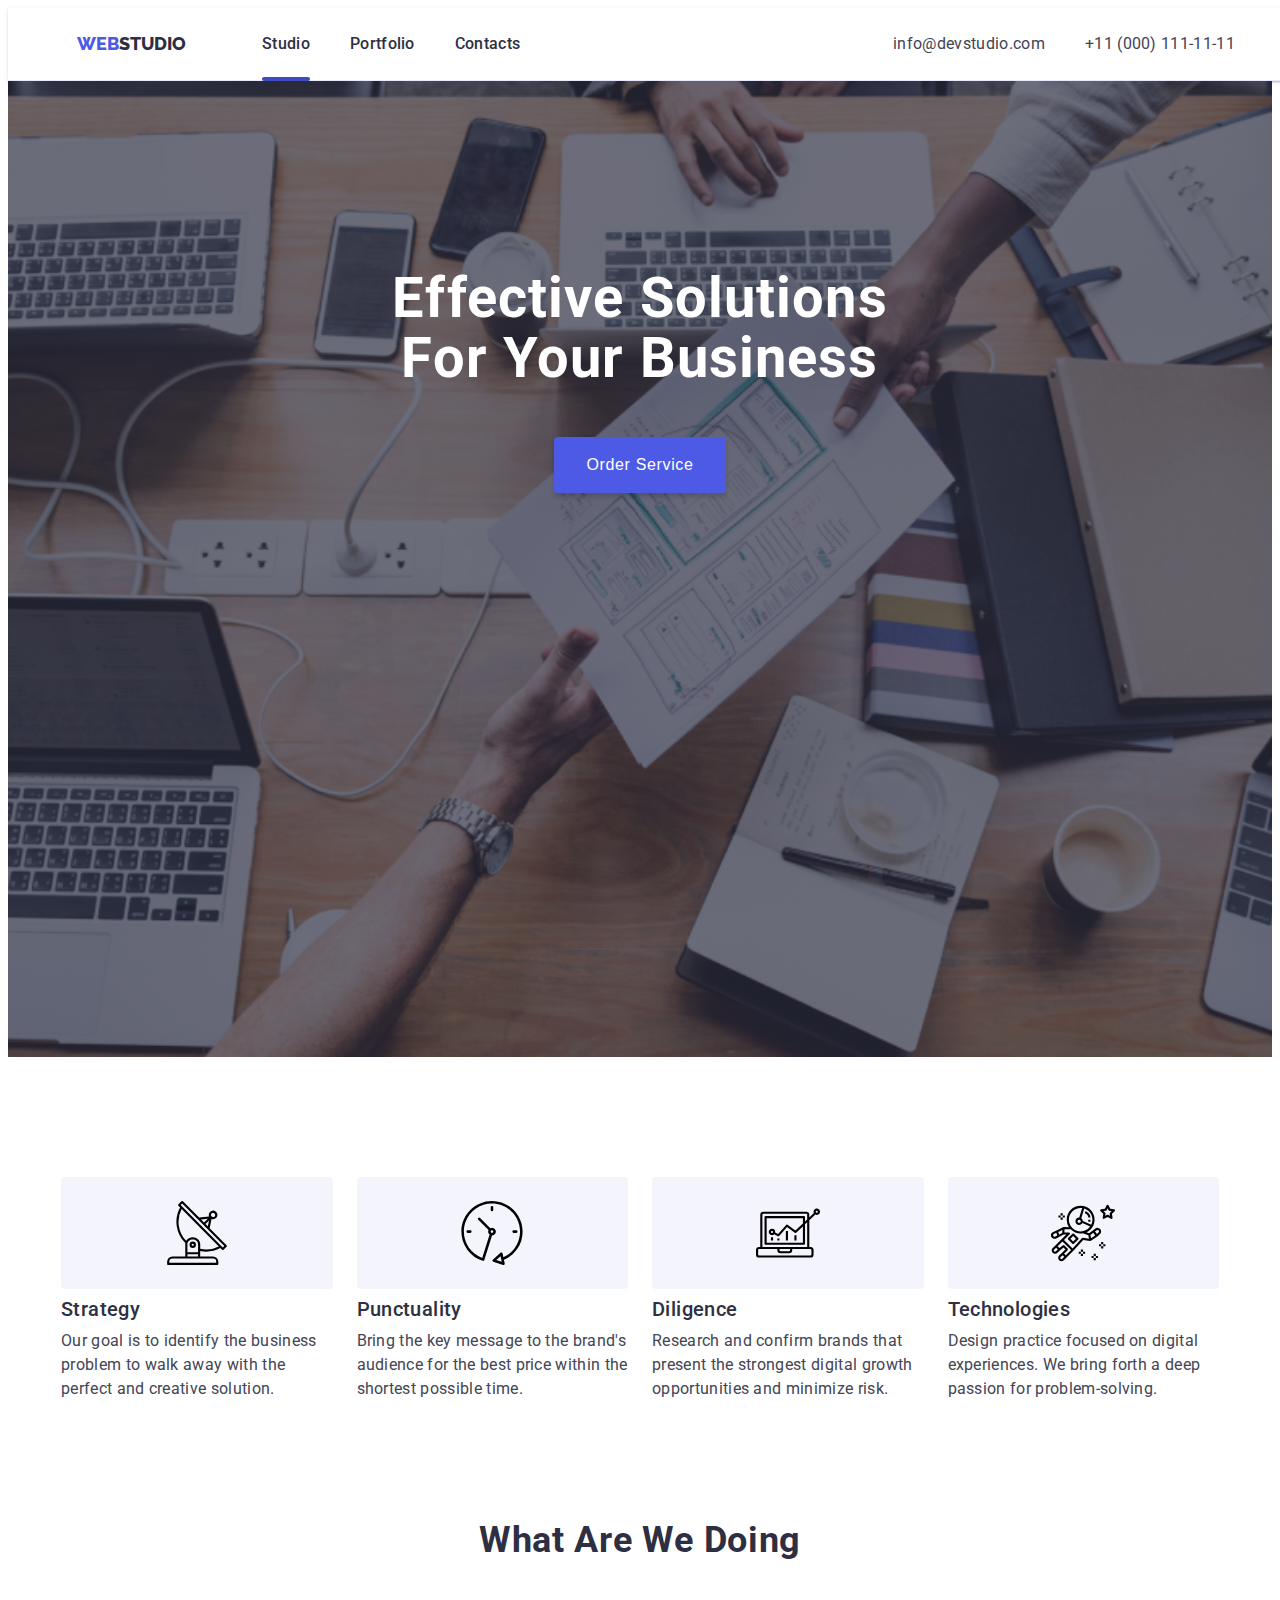
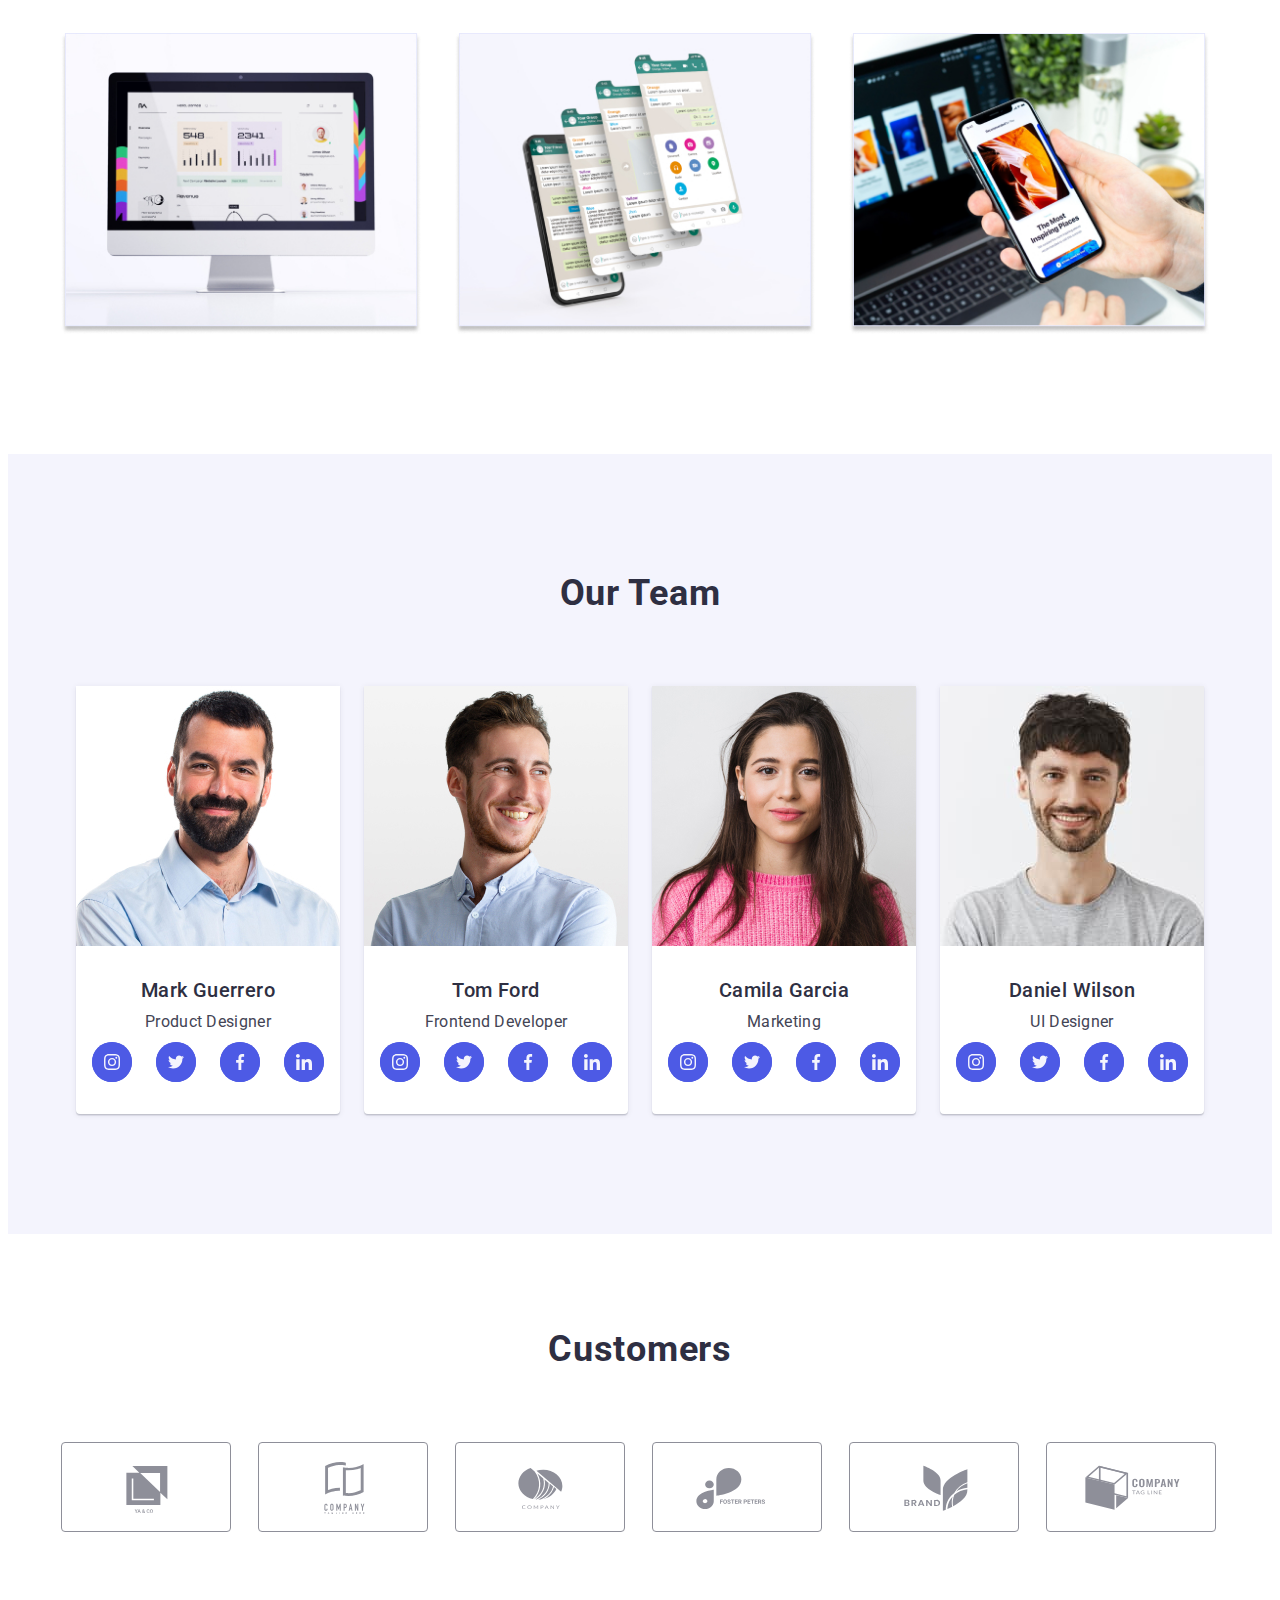
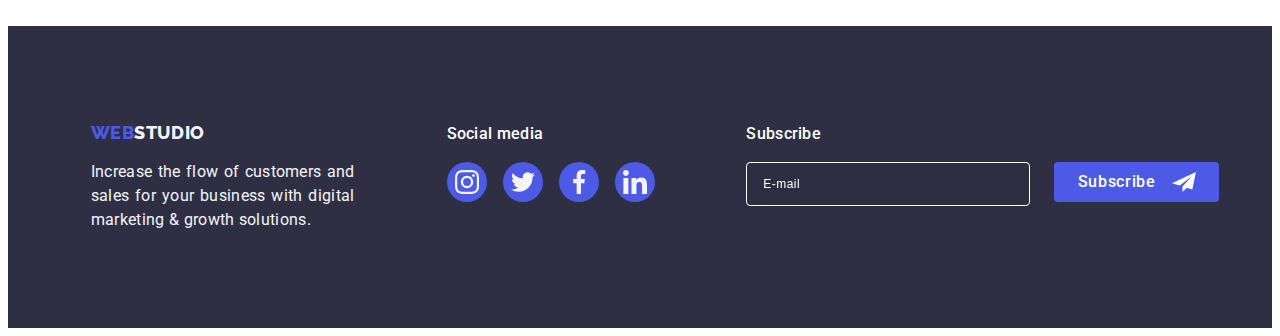
<file: index.html>
<!DOCTYPE html>
<html lang="en">
  <head>
    <meta charset="UTF-8" />
    <meta http-equiv="X-UA-Compatible" content="IE=edge" />
    <meta name="viewport" content="width=device-width, initial-scale=1.0" />
    <link rel="preconnect" href="https://fonts.googleapis.com" />
    <link rel="preconnect" href="https://fonts.gstatic.com" crossorigin />
    <link
      href="https://fonts.googleapis.com/css2?family=Roboto:wght@400;500;700&display=swap"
      rel="stylesheet"
    />
    <link
      href="https://fonts.googleapis.com/css2?family=Raleway:wght@800&display=swap"
      rel="stylesheet"
    />
    <meta name="viewport" content="width=device-width, initial-scale=1.0" />
    <title>My GoIT</title>
    <link
      rel="stylesheet"
      href="https://cdnjs.cloudflare.com/ajax/libs/modern-normalize/2.0.0/modern-normalize.min.css"
      integrity="sha512-4xo8blKMVCiXpTaLzQSLSw3KFOVPWhm/TRtuPVc4WG6kUgjH6J03IBuG7JZPkcWMxJ5huwaBpOpnwYElP/m6wg=="
      crossorigin="anonymous"
      referrerpolicy="no-referrer"
    />
    <link rel="stylesheet" href="./css/style.css" />
  </head>
  <body>
    <header class="header">
      <div class="container header-container">
        <nav class="header-nav">
          <a href="./index.html" class="header-logo link"
            >Web<span class="nav-head-log">Studio</span>
          </a>
          <ul class="list nav-list">
            <li class="header-top-list">
              <a href="./index.html" class="header-top-links current link"
                >Studio</a
              >
            </li>
            <li class="header-top-list">
              <a href="./portfolio.html" class="header-top-links link"
                >Portfolio</a
              >
            </li>
            <li class="header-top-list">
              <a href="" class="header-top-links link">Contacts</a>
            </li>
          </ul>

          <!-- Contacts ---->
        </nav>
        <address class="address">
          <ul class="address-cont list">
            <li class="address-cont-list">
              <a class="address-cont-mail link" href="mailto:info@devstudio.com"
                >info@devstudio.com</a
              >
            </li>
            <li class="address-cont-list">
              <a class="address-cont-mail link" href="tel:+110001111111"
                >+11 (000) 111-11-11</a
              >
            </li>
          </ul>
        </address>
        <button class="mob-button js-open-menu" type="button">
          <svg class="menu-button" width="32" height="22">
            <use href="./images/icons.svg#menu-button"></use>
          </svg>
        </button>
      </div>
      <div class="mob-menu js-menu-container">
        <div class="close-class">
          <button class="close-button js-close-menu" type="button">
            <svg class="close-button-mob" width="8" height="8">
              <use href="./images/icons.svg#icon-close-black-18dp"></use>
            </svg>
          </button>
          <ul class="list nav-list-mob">
            <li class="header-top-list_mob">
              <a href="./index.html" class="header-top-links_mob current link"
                >Studio</a
              >
            </li>
            <li class="header-top-list_mob">
              <a href="./portfolio.html" class="header-top-links_mob link"
                >Portfolio</a
              >
            </li>
            <li class="header-top-list_mob">
              <a href="" class="header-top-links_mob link">Contacts</a>
            </li>
          </ul>
        </div>
        <div class="contacts-div">
          <ul class="address-cont-mob list">
            <li class="address-cont-list_mob">
              <a class="address-cont-mail_mob link" href="tel:+110001111111"
                >+11 (000) 111-11-11</a
              >
            </li>
            <li class="address-cont-list_mob">
              <a
                class="mail-cont-mail_mob link"
                href="mailto:info@devstudio.com"
                >info@devstudio.com</a
              >
            </li>
          </ul>

          <ul class="sociallist-mob">
            <li class="links-social-mob">
              <a
                class="ourteam-list-social_mob"
                href=""
                aria-label="icon-instagram"
                rel="noopener noreferrer"
              >
                <svg class="ourteam-list-iconsoc_mob" width="24" height="24">
                  <use href="./images/icons.svg#icon-instagram"></use></svg
              ></a>
            </li>
            <li class="links-social-mob">
              <a
                class="ourteam-list-social_mob"
                href=""
                aria-label="icon-twitter"
                target="_blank"
                rel="noopener noreferrer"
              >
                <svg class="ourteam-list-iconsoc_mob" width="24" height="24">
                  <use href="./images/icons.svg#icon-twitter"></use></svg
              ></a>
            </li>
            <li class="links-social-mob">
              <a
                class="ourteam-list-social_mob"
                href=""
                aria-label="icon-facebook"
                target="_blank"
                rel="noopener noreferrer"
              >
                <svg class="ourteam-list-iconsoc_mob" width="24" height="24">
                  <use href="./images/icons.svg#icon-facebook"></use></svg
              ></a>
            </li>
            <li class="links-social-mob">
              <a
                class="ourteam-list-social_mob"
                href=""
                aria-label="icon-linkedIN"
                target="_blank"
                rel="noopener noreferrer"
              >
                <svg class="ourteam-list-iconsoc_mob" width="24" height="24">
                  <use href="./images/icons.svg#icon-linkedIN"></use></svg
              ></a>
            </li>
          </ul>
        </div>
      </div>
    </header>
    <main class="main">
      <section id="home" class="hero">
        <div class="container">
          <h1 class="hero-title">Effective Solutions For Your Business</h1>
          <button type="button" class="hero-button" data-modal-open>
            Order Service
          </button>
        </div>
      </section>

      <section class="plan">
        <div class="container">
          <h2 class="visually-hidden">Plan</h2>
          <ul class="list plan-list">
            <!-- Description of our team/responsibilities -->
            <li class="ourteam-list list">
              <div class="ourteam-list-link">
                <svg class="ourteam-list-icon" width="64" height="64">
                  <use href="./images/icons.svg#icon-antenna-1"></use>
                </svg>
              </div>

              <h3 class="ourteam-plan-list">Strategy</h3>
              <p class="ourteam-list-text">
                Our goal is to identify the business problem to walk away with
                the perfect and creative solution.
              </p>
            </li>
            <li class="ourteam-list list">
              <div class="ourteam-list-link">
                <svg class="ourteam-list-icon" width="64" height="64">
                  <use href="./images/icons.svg#icon-clock-1"></use>
                </svg>
              </div>
              <h3 class="ourteam-plan-list">Punctuality</h3>
              <p class="ourteam-list-text">
                Bring the key message to the brand's audience for the best price
                within the shortest possible time.
              </p>
            </li>
            <li class="ourteam-list list">
              <div class="ourteam-list-link">
                <svg class="ourteam-list-icon" width="64" height="64">
                  <use href="./images/icons.svg#icon-diagram-1"></use>
                </svg>
              </div>
              <h3 class="ourteam-plan-list">Diligence</h3>
              <p class="ourteam-list-text">
                Research and confirm brands that present the strongest digital
                growth opportunities and minimize risk.
              </p>
            </li>
            <li class="ourteam-list list">
              <div class="ourteam-list-link">
                <svg class="ourteam-list-icon" width="64" height="64">
                  <use href="./images/icons.svg#icon-astronaut-1"></use>
                </svg>
              </div>
              <h3 class="ourteam-plan-list">Technologies</h3>
              <p class="ourteam-list-text">
                Design practice focused on digital experiences. We bring forth a
                deep passion for problem-solving.
              </p>
            </li>
          </ul>
        </div>
      </section>
      <section class="ourinfo">
        <div class="container">
          <!-- How cool we are -->
          <h2 class="our-info list">What are we doing</h2>
          <ul class="list ourinfo-cont">
            <li class="ourinfo-list">
              <img
                srcset="./images/macbook.jpg 1x, ./images/macbook-2x.jpeg 2x"
                src="./images/macbook.jpg"
                alt="MacBook"
                width="360"
                height="300"
              />
            </li>
            <li class="ourinfo-list">
              <img
                srcset="./images/iphones.jpg 1x, ./images/iphones-2x.jpeg 2x"
                src="./images/iphones.jpg"
                alt="4 iphone"
                width="360"
                height="300"
              />
            </li>
            <li class="ourinfo-list">
              <img
                srcset="./images/iphone.jpg 1x, ./images/iphone-2x.jpeg 2x"
                src="./images/iphone.jpg"
                alt="iphone"
                width="360"
                height="300"
              />
            </li>
          </ul>
        </div>
      </section>

      <section class="section-ourteam">
        <div class="container">
          <h2 class="our-info list">Our Team</h2>
          <ul class="list our-infoteam">
            <li class="infolist">
              <img
                srcset="./images/beard.jpg 1x, ./images/beard-2x.jpeg 2x"
                src="./images/beard.jpg"
                alt="Beard"
                width="264"
                height="260"
              />
              <div class="container infolist-cont">
                <h3 class="our-info-name">Mark Guerrero</h3>
                <p class="our-info-position">Product Designer</p>
                <ul class="sociallist">
                  <li class="links-social">
                    <a
                      class="ourteam-list-social"
                      href=""
                      aria-label="icon-instagram"
                      rel="noopener noreferrer"
                    >
                      <svg class="ourteam-list-iconsoc" width="16" height="16">
                        <use
                          href="./images/icons.svg#icon-instagram"
                        ></use></svg
                    ></a>
                  </li>
                  <li class="links-social">
                    <a
                      class="ourteam-list-social"
                      href=""
                      aria-label="icon-twitter"
                      target="_blank"
                      rel="noopener noreferrer"
                    >
                      <svg class="ourteam-list-iconsoc" width="16" height="16">
                        <use href="./images/icons.svg#icon-twitter"></use></svg
                    ></a>
                  </li>
                  <li class="links-social">
                    <a
                      class="ourteam-list-social"
                      href=""
                      aria-label="icon-facebook"
                      target="_blank"
                      rel="noopener noreferrer"
                    >
                      <svg class="ourteam-list-iconsoc" width="16" height="16">
                        <use href="./images/icons.svg#icon-facebook"></use></svg
                    ></a>
                  </li>
                  <li class="links-social">
                    <a
                      class="ourteam-list-social"
                      href=""
                      aria-label="icon-linkedIN"
                      target="_blank"
                      rel="noopener noreferrer"
                    >
                      <svg class="ourteam-list-iconsoc" width="16" height="16">
                        <use href="./images/icons.svg#icon-linkedIN"></use></svg
                    ></a>
                  </li>
                </ul>
              </div>
            </li>

            <li class="infolist">
              <img
                srcset="./images/smiley.jpg 1x, ./images/smiley-2x.jpeg 2x"
                src="./images/smiley.jpg"
                alt="Smiley"
                width="264"
                height="260"
              />
              <div class="container infolist-cont">
                <h3 class="our-info-name">Tom Ford</h3>
                <p class="our-info-position">Frontend Developer</p>

                <ul class="sociallist">
                  <li class="links-social">
                    <a
                      class="ourteam-list-social"
                      href=""
                      aria-label="icon-twitter"
                      rel="noopener noreferrer"
                    >
                      <svg class="ourteam-list-iconsoc" width="16" height="16">
                        <use href="./images/icons.svg#icon-instagram"></use>
                      </svg>
                    </a>
                  </li>
                  <li class="links-social">
                    <a
                      class="ourteam-list-social"
                      href=""
                      aria-label="icon-twitter"
                      target="_blank"
                      rel="noopener noreferrer"
                    >
                      <svg class="ourteam-list-iconsoc" width="16" height="16">
                        <use href="./images/icons.svg#icon-twitter"></use></svg
                    ></a>
                  </li>
                  <li class="links-social">
                    <a
                      class="ourteam-list-social"
                      href=""
                      aria-label="icon-facebook"
                      target="_blank"
                      rel="noopener noreferrer"
                    >
                      <svg class="ourteam-list-iconsoc" width="16" height="16">
                        <use href="./images/icons.svg#icon-facebook"></use></svg
                    ></a>
                  </li>
                  <li class="links-social">
                    <a
                      class="ourteam-list-social"
                      href=""
                      aria-label="icon-linkedIN"
                      target="_blank"
                      rel="noopener noreferrer"
                    >
                      <svg class="ourteam-list-iconsoc" width="16" height="16">
                        <use href="./images/icons.svg#icon-linkedIN"></use></svg
                    ></a>
                  </li>
                </ul>
              </div>
            </li>

            <li class="infolist">
              <img
                srcset="./images/pinkgirl.jpg 1x, ./images/pinkgirl-2x.jpeg 2x"
                src="./images/pinkgirl.jpg"
                alt="Girl"
                width="264"
                height="260"
              />
              <div class="container infolist-cont">
                <h3 class="our-info-name">Camila Garcia</h3>
                <p class="our-info-position">Marketing</p>
                <ul class="sociallist">
                  <li class="links-social">
                    <a
                      class="ourteam-list-social"
                      href=""
                      aria-label="icon-instagram"
                      rel="noopener noreferrer"
                    >
                      <svg class="ourteam-list-iconsoc" width="16" height="16">
                        <use href="./images/icons.svg#icon-instagram"></use>
                      </svg>
                    </a>
                  </li>
                  <li class="links-social">
                    <a
                      class="ourteam-list-social"
                      href=""
                      aria-label="icon-twitter"
                      target="_blank"
                      rel="noopener noreferrer"
                    >
                      <svg class="ourteam-list-iconsoc" width="16" height="16">
                        <use href="./images/icons.svg#icon-twitter"></use></svg
                    ></a>
                  </li>
                  <li class="links-social">
                    <a
                      class="ourteam-list-social"
                      href=""
                      aria-label="icon-facebook"
                      target="_blank"
                      rel="noopener noreferrer"
                    >
                      <svg class="ourteam-list-iconsoc" width="16" height="16">
                        <use href="./images/icons.svg#icon-facebook"></use></svg
                    ></a>
                  </li>
                  <li class="links-social">
                    <a
                      class="ourteam-list-social"
                      href=""
                      aria-label="icon-linkedIN"
                      target="_blank"
                      rel="noopener noreferrer"
                    >
                      <svg class="ourteam-list-iconsoc" width="16" height="16">
                        <use href="./images/icons.svg#icon-linkedIN"></use></svg
                    ></a>
                  </li>
                </ul>
              </div>
            </li>

            <li class="infolist">
              <img
                srcset="
                  ./images/youngbeard.jpeg    1x,
                  ./images/youngbeard-2x.jpeg 2x
                "
                src="./images/youngbeard.jpeg"
                alt="Young guy"
                width="264"
                height="260"
              />
              <div class="container infolist-cont">
                <h3 class="our-info-name">Daniel Wilson</h3>
                <p class="our-info-position">UI Designer</p>
                <ul class="sociallist">
                  <li class="links-social">
                    <a
                      class="ourteam-list-social"
                      href=""
                      aria-label="icon-twitter"
                      rel="noopener noreferrer"
                    >
                      <svg class="ourteam-list-iconsoc" width="16" height="16">
                        <use href="./images/icons.svg#icon-instagram"></use>
                      </svg>
                    </a>
                  </li>
                  <li class="links-social">
                    <a
                      class="ourteam-list-social"
                      href=""
                      aria-label="icon-twitter"
                      target="_blank"
                      rel="noopener noreferrer"
                    >
                      <svg class="ourteam-list-iconsoc" width="16" height="16">
                        <use href="./images/icons.svg#icon-twitter"></use></svg
                    ></a>
                  </li>
                  <li class="links-social">
                    <a
                      class="ourteam-list-social"
                      href=""
                      aria-label="icon-facebook"
                      target="_blank"
                      rel="noopener noreferrer"
                    >
                      <svg class="ourteam-list-iconsoc" width="16" height="16">
                        <use href="./images/icons.svg#icon-facebook"></use></svg
                    ></a>
                  </li>
                  <li class="links-social">
                    <a
                      class="ourteam-list-social"
                      href=""
                      aria-label="icon-linkedIN"
                      target="_blank"
                      rel="noopener noreferrer"
                    >
                      <svg class="ourteam-list-iconsoc" width="16" height="16">
                        <use href="./images/icons.svg#icon-linkedIN"></use></svg
                    ></a>
                  </li>
                </ul>
              </div>
            </li>
          </ul>
        </div>
      </section>
      <section class="customers-sec">
        <div class="container cust-cont">
          <h2 class="customers">Customers</h2>
          <ul class="customers-list">
            <li class="custom-list">
              <a href="" class="custom-link"
                ><svg class="customers-icons" width="104" height="56">
                  <use href="./images/icons.svg#icon-yaandco"></use>
                </svg>
              </a>
            </li>
            <li class="custom-list">
              <a href="" class="custom-link"
                ><svg class="customers-icons" width="104" height="56">
                  <use href="./images/icons.svg#icon-company-1"></use>
                </svg>
              </a>
            </li>
            <li class="custom-list">
              <a href="" class="custom-link"
                ><svg class="customers-icons" width="104" height="56">
                  <use href="./images/icons.svg#icon-companyleaf"></use>
                </svg>
              </a>
            </li>
            <li class="custom-list">
              <a href="" class="custom-link"
                ><svg class="customers-icons" width="104" height="56">
                  <use href="./images/icons.svg#icon-fosterpeters"></use>
                </svg>
              </a>
            </li>
            <li class="custom-list">
              <a href="" class="custom-link"
                ><svg class="customers-icons" width="104" height="56">
                  <use href="./images/icons.svg#icon-brand"></use>
                </svg>
              </a>
            </li>
            <li class="custom-list">
              <a href="" class="custom-link"
                ><svg class="customers-icons" width="104" height="56">
                  <use href="./images/icons.svg#icon-companytagline"></use>
                </svg>
              </a>
            </li>
          </ul>
        </div>
      </section>
    </main>

    <!-------- Footer with info ------------>

    <footer class="footer">
      <div class="footer-container container">
        <div class="footer-logo">
          <a href="./index.html" class="footer-logo-link link"
            >Web<span class="footer-link">Studio</span>
          </a>
          <p class="footer-logo-text">
            Increase the flow of customers and sales for your business with
            digital marketing & growth solutions.
          </p>
        </div>
        <div class="footer-social">
          <p class="footer-soc-paragraph">Social media</p>
          <ul class="footer-soclinks">
            <li class="footer-links-list">
              <a
                class="anchor-footer"
                href=""
                aria-label="icon-instagram"
                rel="noopener noreferrer"
              >
                <svg class="footer-list-iconsoc" width="24" height="24">
                  <use href="./images/icons.svg#icon-instagram"></use>
                </svg>
              </a>
            </li>

            <li class="footer-links-list">
              <a
                class="anchor-footer"
                href=""
                aria-label="icon-twitter"
                rel="noopener noreferrer"
              >
                <svg class="footer-list-iconsoc" width="24" height="24">
                  <use href="./images/icons.svg#icon-twitter"></use>
                </svg>
              </a>
            </li>
            <li class="footer-links-list">
              <a
                class="anchor-footer"
                href=""
                aria-label="icon-facebook"
                rel="noopener noreferrer"
              >
                <svg class="footer-list-iconsoc" width="24" height="24">
                  <use href="./images/icons.svg#icon-facebook"></use>
                </svg>
              </a>
            </li>
            <li class="footer-links-list">
              <a
                class="anchor-footer"
                href=""
                aria-label="icon-linkedIN"
                rel="noopener noreferrer"
              >
                <svg class="footer-list-iconsoc" width="24" height="24">
                  <use href="./images/icons.svg#icon-linkedIN"></use>
                </svg>
              </a>
            </li>
          </ul>
        </div>
        <div class="window">
          <p class="modal-title">Subscribe</p>
          <form
            class="modal-form"
            name="subscribe"
            autocomplete="off"
            novalidate
          >
            <label class="form-label" for="subscribeemail">
              <input
                class="modal-input"
                name="subscribeinput"
                id="subscribeemail"
                type="email"
                placeholder="E-mail"
              />
            </label>
            <button type="submit" class="button-subscribe">
              Subscribe
              <svg width="24" height="24" class="button-svg">
                <use href="./images/icons.svg#icon-Telegram"></use>
              </svg>
            </button>
          </form>
        </div>
      </div>
    </footer>
    <div class="backdrop is-hidden" data-modal>
      <div class="data-modal">
        <button type="button" class="modal-btn" data-modal-close>
          <svg class="footer-button" width="8" height="8">
            <use href="./images/icons.svg#icon-close-black-18dp"></use>
          </svg>
        </button>
        <p class="modal-text">Leave your contacts and we will call you back</p>
        <form>
          <div class="form-text">
            <label for="user-name" class="form-text-name"></label>
            <div class="div-icons">
              <p class="modal-name">Name</p>
              <input
                class="div-icons-input"
                id="user-name"
                name="user-name"
                type="text"
              />
              <svg width="18" height="24" class="div-icons-svg">
                <use href="./images/icons.svg#icon-person-black-18dp-1"></use>
              </svg>
            </div>
          </div>
          <div class="form-text">
            <label for="user-name" class="form-text-name"></label>
            <div class="div-icons">
              <p class="modal-name">Phone</p>
              <input
                class="div-icons-input"
                id="user-phone"
                name="user-name"
                type="text"
              />
              <svg width="18" height="24" class="div-icons-svg">
                <use href="./images/icons.svg#icon-phone"></use>
              </svg>
            </div>
          </div>
          <div class="form-text">
            <label for="user-name" class="form-text-name"></label>
            <div class="div-icons">
              <p class="modal-name">Email</p>
              <input
                class="div-icons-input"
                id="user-email"
                name="user-name"
                type="text"
              />
              <svg width="18" height="24" class="div-icons-svg">
                <use href="./images/icons.svg#icon-email-1"></use>
              </svg>
            </div>
          </div>
          <div class="div-comment">
            <label for="user-comment" class="form-text-name">Comment</label>
            <textarea
              id="user-comment"
              name="user-comment"
              placeholder="Text input"
              class="div-comment-field"
            ></textarea>
          </div>
          <div class="div-comment-five">
            <input
              id="user-privacy"
              type="checkbox"
              value="true"
              name="user-privacy"
              class="comment-five visually-hidden"
            />
            <label for="user-privacy" class="five-terms"
              ><span class="five-terms-span">
                <svg width="10" height="8" class="terms-span">
                  <use href="./images/icons.svg#icon-Vector-1"></use>
                </svg>
              </span>
              I accept the terms and conditions of the
              <a class="span-color">Privacy Policy</a>
            </label>
          </div>
          <button type="button" class="button-six">Send</button>
        </form>
      </div>
    </div>
    <script src="./js/modal.js"></script>
    <script src="./js/mobile-menu.js"></script>
  </body>
</html>
</file>
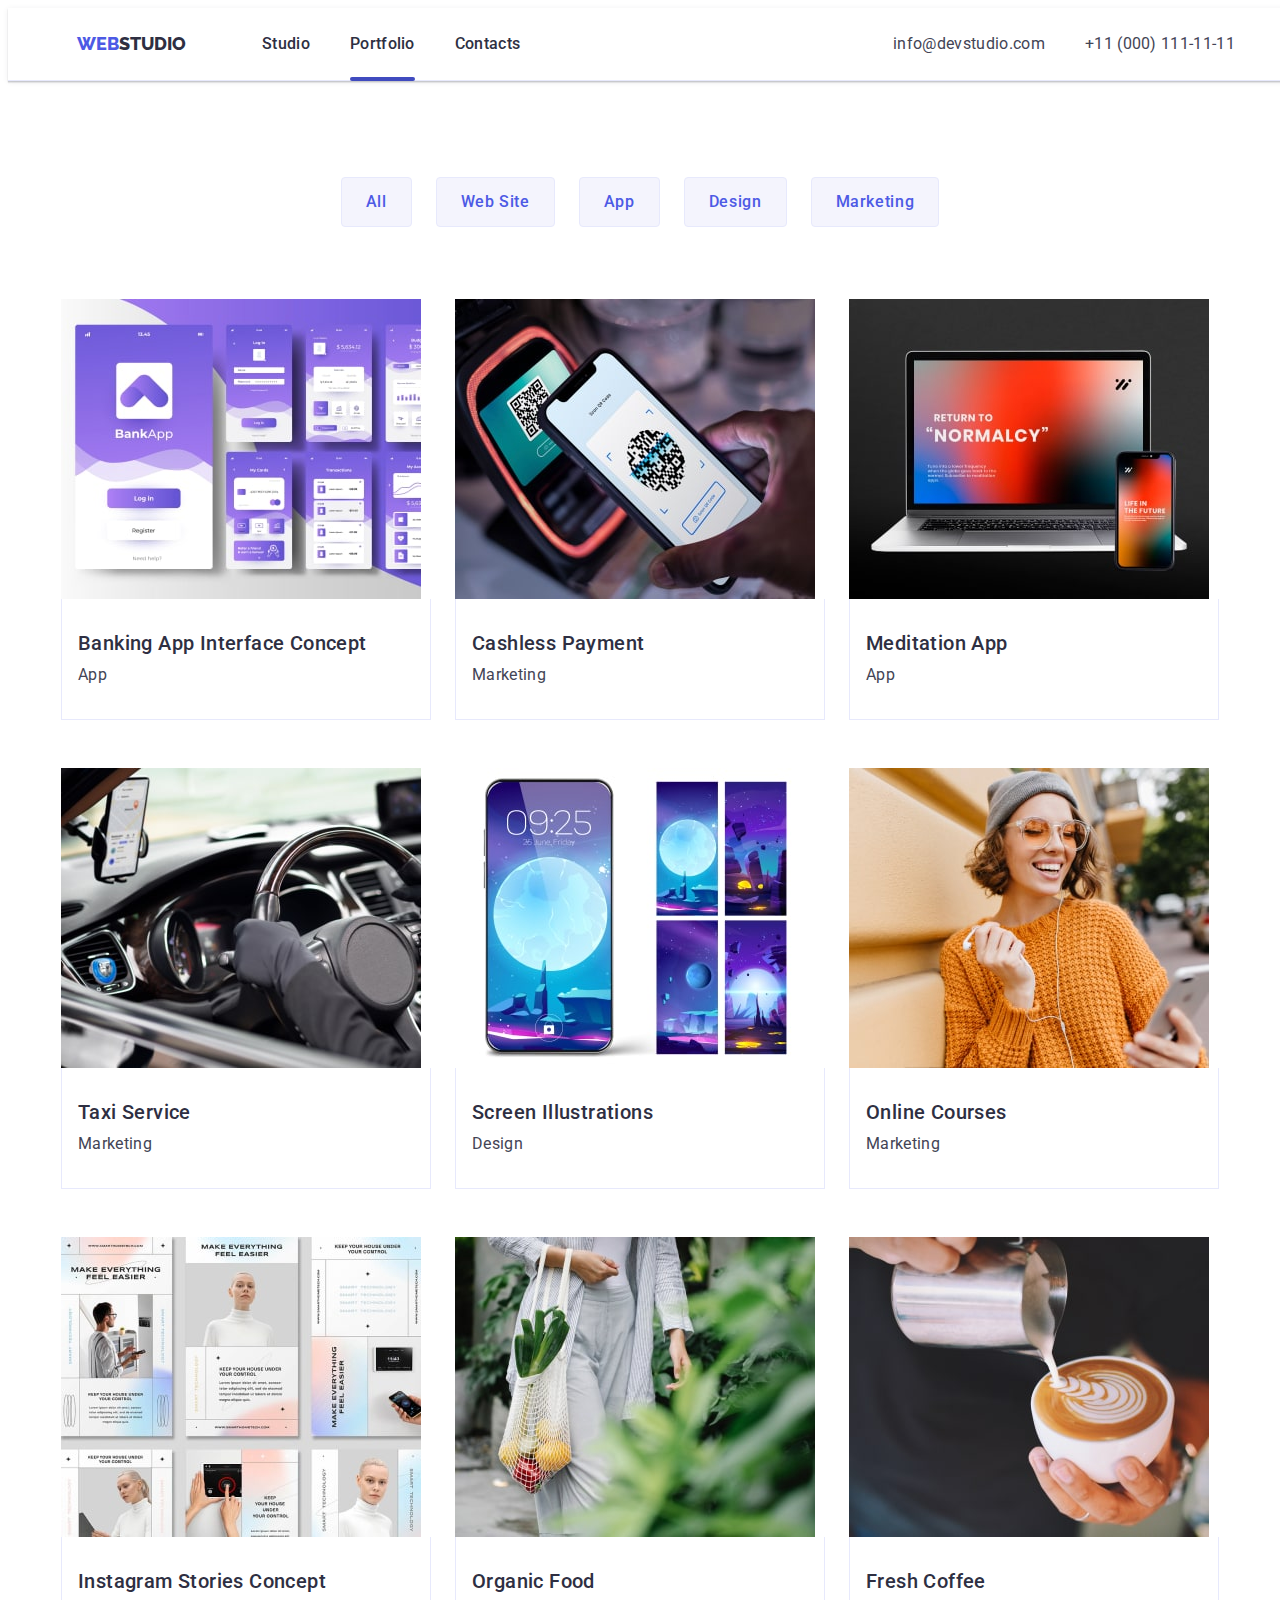
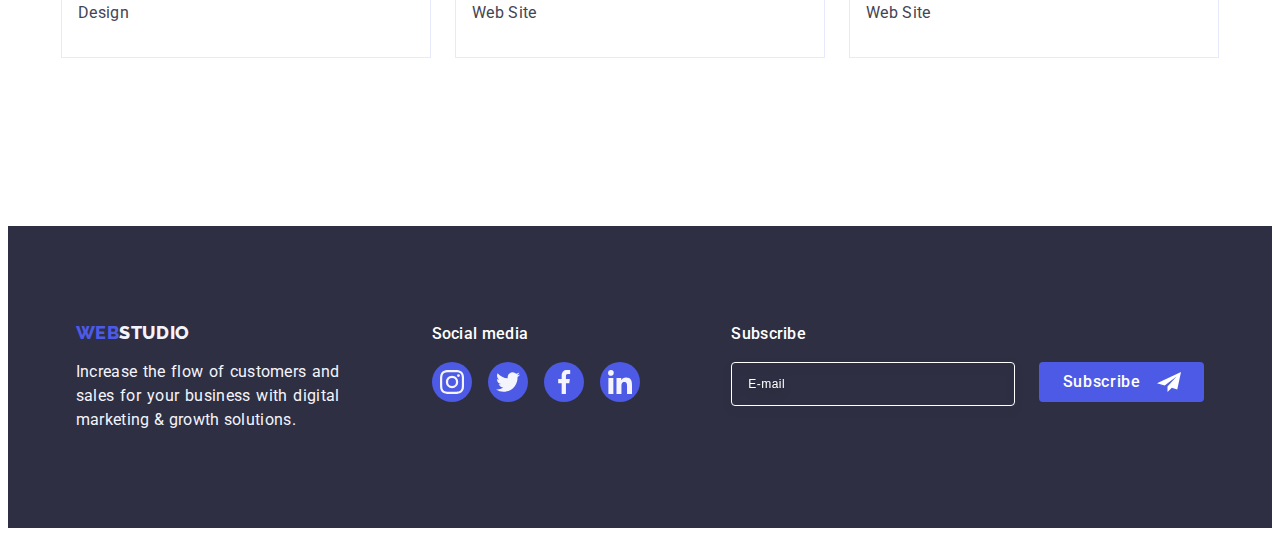
<file: portfolio.html>
<!DOCTYPE html>
<html lang="en">
  <head>
    <meta charset="UTF-8" />
    <meta http-equiv="X-UA-Compatible" content="IE=edge" />
    <meta name="viewport" content="width=device-width, initial-scale=1.0" />
    <link rel="preconnect" href="https://fonts.googleapis.com" />
    <link rel="preconnect" href="https://fonts.gstatic.com" crossorigin />
    <link
      href="https://fonts.googleapis.com/css2?family=Roboto:wght@400;500;700&display=swap"
      rel="stylesheet"
    />
    <link
      href="https://fonts.googleapis.com/css2?family=Raleway:wght@800&display=swap"
      rel="stylesheet"
    />
    <title>Portfolio</title>
    <link
      rel="stylesheet"
      href="https://cdnjs.cloudflare.com/ajax/libs/modern-normalize/2.0.0/modern-normalize.min.css"
      integrity="sha512-4xo8blKMVCiXpTaLzQSLSw3KFOVPWhm/TRtuPVc4WG6kUgjH6J03IBuG7JZPkcWMxJ5huwaBpOpnwYElP/m6wg=="
      crossorigin="anonymous"
      referrerpolicy="no-referrer"
    />
    <link rel="stylesheet" href="./css/style.css" />
  </head>
  <body>
    <!-- Top links -->

    <header class="header">
      <div class="container header-container">
        <nav class="header-nav">
          <a href="./index.html" class="header-logo link"
            >Web<span class="nav-head-log">Studio</span>
          </a>
          <ul class="list nav-list">
            <li class="header-top-list">
              <a href="./index.html" class="header-top-links link">Studio</a>
            </li>
            <li class="header-top-list">
              <a href="./portfolio.html" class="header-top-links current link"
                >Portfolio</a
              >
            </li>
            <li class="header-top-list">
              <a href="" class="header-top-links link">Contacts</a>
            </li>
          </ul>
        </nav>

        <!-- Contacts -->

        <address class="address">
          <ul class="address-cont list">
            <li class="address-cont-list">
              <a class="address-cont-mail link" href="mailto:info@devstudio.com"
                >info@devstudio.com</a
              >
            </li>
            <li class="address-cont-list">
              <a class="address-cont-mail link" href="tel:+110001111111"
                >+11 (000) 111-11-11</a
              >
            </li>
          </ul>
        </address>
      </div>
    </header>
    <main>
      <section class="portfolio-main">
        <div class="container">
          <h1 class="visually-hidden">Main Buttons</h1>
          <ul class="list portfolio-cont">
            <li class="bttns">
              <button type="button" class="bttns-name">All</button>
            </li>
            <li class="bttns">
              <button type="button" class="bttns-name">Web Site</button>
            </li>
            <li class="bttns">
              <button type="button" class="bttns-name">App</button>
            </li>
            <li class="bttns">
              <button type="button" class="bttns-name">Design</button>
            </li>
            <li class="bttns">
              <button type="button" class="bttns-name">Marketing</button>
            </li>
          </ul>
          <ul class="list just-row">
            <li class="portf-list">
              <a href="" class="link portf-list-link">
                <div class="background">
                  <img
                    src="./images/purple.jpg"
                    alt="Purple"
                    width="360"
                    height="300"
                  />
                  <p class="cover-icons-text">
                    14 Stylish and User-Friendly App Design Concepts · Task
                    Manager App · Calorie Tracker App · Exotic Fruit Ecommerce
                    App · Cloud Storage App
                  </p>
                </div>
                <div class="cont-apps">
                  <h2 class="ourteam-plan-list">
                    Banking App Interface Concept
                  </h2>
                  <p class="ourteam-list-text">App</p>
                </div>
              </a>
            </li>

            <li class="portf-list">
              <a href="" class="link portf-list-link">
                <div class="background">
                  <img
                    src="./images/payment.jpg"
                    alt="payment"
                    width="360"
                    height="300"
                  />
                  <p class="cover-icons-text">
                    14 Stylish and User-Friendly App Design Concepts · Task
                    Manager App · Calorie Tracker App · Exotic Fruit Ecommerce
                    App · Cloud Storage App
                  </p>
                </div>
                <div class="cont-apps">
                  <h2 class="ourteam-plan-list">Cashless Payment</h2>
                  <p class="ourteam-list-text">Marketing</p>
                </div>
              </a>
            </li>

            <li class="portf-list">
              <a href="" class="link portf-list-link">
                <div class="background">
                  <img
                    src="./images/macbookiphone.jpg"
                    alt="macbook iphone"
                    width="360"
                    height="300"
                  />
                  <p class="cover-icons-text">
                    14 Stylish and User-Friendly App Design Concepts · Task
                    Manager App · Calorie Tracker App · Exotic Fruit Ecommerce
                    App · Cloud Storage App
                  </p>
                </div>
                <div class="cont-apps">
                  <h2 class="ourteam-plan-list">Meditation App</h2>
                  <p class="ourteam-list-text">App</p>
                </div>
              </a>
            </li>

            <li class="portf-list">
              <a href="" class="link portf-list-link">
                <div class="background">
                  <img
                    src="./images/car.jpg"
                    alt="taxid river"
                    width="360"
                    height="300"
                  />
                  <p class="cover-icons-text">
                    14 Stylish and User-Friendly App Design Concepts · Task
                    Manager App · Calorie Tracker App · Exotic Fruit Ecommerce
                    App · Cloud Storage App
                  </p>
                </div>
                <div class="cont-apps">
                  <h2 class="ourteam-plan-list">Taxi Service</h2>
                  <p class="ourteam-list-text">Marketing</p>
                </div>
              </a>
            </li>

            <li class="portf-list">
              <a href="" class="link portf-list-link">
                <div class="background">
                  <img
                    src="./images/cosmos.jpg"
                    alt="display screenshot"
                    width="360"
                    height="300"
                  />
                  <p class="cover-icons-text">
                    14 Stylish and User-Friendly App Design Concepts · Task
                    Manager App · Calorie Tracker App · Exotic Fruit Ecommerce
                    App · Cloud Storage App
                  </p>
                </div>
                <div class="cont-apps">
                  <h2 class="ourteam-plan-list">Screen Illustrations</h2>
                  <p class="ourteam-list-text">Design</p>
                </div>
              </a>
            </li>

            <li class="portf-list">
              <a href="" class="link portf-list-link">
                <div class="background">
                  <img
                    src="./images/orangesweater.jpg"
                    alt="girl in orange"
                    width="360"
                    height="300"
                  />
                  <p class="cover-icons-text">
                    14 Stylish and User-Friendly App Design Concepts · Task
                    Manager App · Calorie Tracker App · Exotic Fruit Ecommerce
                    App · Cloud Storage App
                  </p>
                </div>
                <div class="cont-apps">
                  <h2 class="ourteam-plan-list">Online Courses</h2>
                  <p class="ourteam-list-text">Marketing</p>
                </div>
              </a>
            </li>

            <li class="portf-list">
              <a href="" class="link portf-list-link">
                <div class="background">
                  <img
                    src="./images/screenshots.jpg"
                    alt="several screenshots"
                    width="360"
                    height="300"
                  />
                  <p class="cover-icons-text">
                    14 Stylish and User-Friendly App Design Concepts · Task
                    Manager App · Calorie Tracker App · Exotic Fruit Ecommerce
                    App · Cloud Storage App
                  </p>
                </div>
                <div class="cont-apps">
                  <h2 class="ourteam-plan-list">Instagram Stories Concept</h2>
                  <p class="ourteam-list-text">Design</p>
                </div>
              </a>
            </li>

            <li class="portf-list">
              <a href="" class="link portf-list-link">
                <div class="background">
                  <img
                    src="./images/vegetables.jpg"
                    alt="woman with vegetables"
                    width="360"
                    height="300"
                  />
                  <p class="cover-icons-text">
                    14 Stylish and User-Friendly App Design Concepts · Task
                    Manager App · Calorie Tracker App · Exotic Fruit Ecommerce
                    App · Cloud Storage App
                  </p>
                </div>
                <div class="cont-apps">
                  <h2 class="ourteam-plan-list">Organic Food</h2>
                  <p class="ourteam-list-text">Web Site</p>
                </div>
              </a>
            </li>

            <li class="portf-list">
              <a href="" class="link portf-list-link">
                <div class="background">
                  <img
                    src="./images/coffee.jpg"
                    alt="a cup of coffee"
                    width="360"
                    height="300"
                  />
                  <p class="cover-icons-text">
                    14 Stylish and User-Friendly App Design Concepts · Task
                    Manager App · Calorie Tracker App · Exotic Fruit Ecommerce
                    App · Cloud Storage App
                  </p>
                </div>
                <div class="cont-apps">
                  <h2 class="ourteam-plan-list">Fresh Coffee</h2>
                  <p class="ourteam-list-text">Web Site</p>
                </div>
              </a>
            </li>
          </ul>
        </div>
      </section>
    </main>
    <footer class="footer">
      <div class="footer-container">
        <div class="footer-logo">
          <a href="./index.html" class="footer-logo-link link"
            >Web<span class="footer-link">Studio</span>
          </a>
          <p class="footer-logo-text">
            Increase the flow of customers and sales for your business with
            digital marketing & growth solutions.
          </p>
        </div>
        <div class="footer-social">
          <p class="footer-soc-paragraph">Social media</p>
          <ul class="footer-soclinks">
            <li class="footer-links-list">
              <a
                class="anchor-footer"
                href=""
                aria-label="icon-instagram"
                rel="noopener noreferrer"
              >
                <svg class="footer-list-iconsoc" width="24" height="24">
                  <use href="./images/icons.svg#icon-instagram"></use>
                </svg>
              </a>
            </li>

            <li class="footer-links-list">
              <a
                class="anchor-footer"
                href=""
                aria-label="icon-twitter"
                rel="noopener noreferrer"
              >
                <svg class="footer-list-iconsoc" width="24" height="24">
                  <use href="./images/icons.svg#icon-twitter"></use>
                </svg>
              </a>
            </li>
            <li class="footer-links-list">
              <a
                class="anchor-footer"
                href=""
                aria-label="icon-facebook"
                rel="noopener noreferrer"
              >
                <svg class="footer-list-iconsoc" width="24" height="24">
                  <use href="./images/icons.svg#icon-facebook"></use>
                </svg>
              </a>
            </li>
            <li class="footer-links-list">
              <a
                class="anchor-footer"
                href=""
                aria-label="icon-linkedIN"
                rel="noopener noreferrer"
              >
                <svg class="footer-list-iconsoc" width="24" height="24">
                  <use href="./images/icons.svg#icon-linkedIN"></use>
                </svg>
              </a>
            </li>
          </ul>
        </div>
        <div class="window">
          <p class="modal-title">Subscribe</p>
          <form
            class="modal-form"
            name="subscribe"
            autocomplete="off"
            novalidate
          >
            <label class="form-label" for="subscribeemail">
              <input
                class="modal-input"
                name="subscribeinput"
                id="subscribeemail"
                type="email"
                placeholder="E-mail"
              />
            </label>
            <button type="submit" class="button-subscribe">
              Subscribe
              <svg width="24" height="24" class="button-svg">
                <use href="./images/icons.svg#icon-Telegram"></use>
              </svg>
            </button>
          </form>
        </div>
      </div>
    </footer>
  </body>
</html>
</file>
<file: css/style.css>
body {
  font-family: "Roboto", sans-serif;
  color: #434455;
  background-color: var(--main_color);
}

img {
  display: block;
  height: auto;
  max-width: 100%;
}

a {
  text-decoration: none;
}

ul {
  list-style-type: none;
}

p,
h1,
h2,
h3 {
  margin-top: 0;
  margin-bottom: 0;
}

ul {
  list-style-type: none;
  margin-top: 0;
  margin-bottom: 0;
  padding-left: 0;
}

.link {
  text-decoration: none;
  display: block;
}

.link:hover,
.link:focus {
  box-shadow: 0px 1px 6px rgba(46, 47, 66, 0.08),
    0px 1px 1px rgba(46, 47, 66, 0.16), 0px 2px 1px rgba(46, 47, 66, 0.08);
}

.list {
  list-style: none;
  padding: 0;
  margin: 0;
}

.container {
  width: 100%;
  padding-left: 16px;
  padding-right: 16px;
  margin: 0 auto;
}

:root {
  --main_color: #ffffff;
  --color: #2e2f42;
  --web-color: #4d5ae5;
  --foot-par: #f4f4fd;
  --portfolio: #434455;
}

/**----------------HEADER-------------**/

.header {
  padding: 0 16px;
  border-bottom: 1px solid #e7e9fc;
  box-shadow: 0px 2px 1px rgba(46, 47, 66, 0.08),
    0px 1px 1px rgba(46, 47, 66, 0.16), 0px 1px 6px rgba(46, 47, 66, 0.08);
  width: 100%;
  max-width: 100%;
  margin: 0 auto;
}

.header-container {
  border-bottom: #e7e9fc;
  display: flex;
  align-items: center;
}

.header-nav {
  display: flex;
  align-items: center;
  margin: 0;
  flex-grow: 1;
}

.nav-head-log {
  color: var(--color);
}

.nav-list,
.address-cont {
  display: none;
}

.address {
  display: none;
}

.address-cont {
  display: none;
}

.mob-menu {
  position: fixed;
  top: 0;
  left: 0;
  z-index: 999;
  width: 100%;
  height: 100%;
  background-color: #fff;
  padding: 24px 24px 40px 40px;
  transform: translateX(100%);
  transition: transform 250ms ease-in-out;
  /* display: flex;
  flex-direction: column;
  justify-content: space-between;
  overflow: auto; */
}

.mob-menu.is-open {
  transform: translateX(0);
}

.close-button {
  /* display: block; */
  position: absolute;
  top: 24px;
  right: 24px;
  /* border-radius: 24px;
  border: 1px solid var(--navyblue, #2e2f42);
  background: #e7e9fc;
  box-shadow: 0px 1px 6px 0px rgba(46, 47, 66, 0.08),
    0px 1px 1px 0px rgba(46, 47, 66, 0.16),
    0px 2px 1px 0px rgba(46, 47, 66, 0.08); */
  margin-bottom: 32px;
  border-radius: 24px;
  border: 1px solid #e7e9fc;
  width: 24px;
  height: 24px;
  fill: #2e2f42;
  display: flex;
  justify-content: center;
  align-items: center;
  margin-left: auto;
  background-color: transparent;
}

.close-button-mob {
}
.list {
}
.nav-list-mob {
}
.header-top-list_mob:not(:last-child) {
  margin-bottom: 40px;
}
.header-top-links_mob {
  font-size: 36px;
  font-weight: 700;
  line-height: 1.11;
  letter-spacing: 0.72px;
  color: #2e2f42;
}

.header-top-links_mob:focus {
  color: #404bbf;
}

.current {
}
.link {
}
.address-cont-mob {
  margin-bottom: 48px;
}
.address-cont-list_mob:not(:last-child) {
  padding-bottom: 40px;
}
.address-cont-mail_mob {
  font-size: 36px;

  font-weight: 700;
  line-height: 1.11;
  letter-spacing: 0.72px;
  text-transform: capitalize;
}

.mail-cont-mail_mob {
  font-size: 20px;

  font-weight: 500;
  line-height: 1.2;
  letter-spacing: 0.4px;
  color: #434455;
}

.sociallist-mob {
  display: flex;
  gap: 56px;
}
.links-social-mob {
  display: flex;
  align-items: center;
  justify-content: center;
  width: 40px;
  height: 40px;
}
.ourteam-list-social_mob {
  width: 100%;
  height: 100%;
  background-color: #4d5ae5;
  border-radius: 50%;
  color: #ffffff;
  display: flex;
  align-items: center;
  justify-content: center;
  transition: background-color 250ms cubic-bezier(0.4, 0, 0.2, 1);
}
.ourteam-list-iconsoc_mob {
  fill: #ffffff;
}

.mob-button {
  background-color: #ffffff;
  border: transparent;
  padding: 0;
}

.header-logo {
  font-family: "Raleway";
  font-style: normal;
  font-weight: 800;
  font-size: 18px;
  line-height: 1.16;
  color: var(--web-color);
  text-transform: uppercase;
  padding: 24px 0;
  display: block;
  margin-right: 76px;
}

/**----------------ADDRESS-------------**/

/**----------------HERO-------------**/

.hero {
  padding-top: 72px;
  padding-bottom: 72px;
  background-image: linear-gradient(
      rgba(46, 47, 66, 0.7),
      rgba(46, 47, 66, 0.7)
    ),
    url(../images/Dark-bg-phone.jpg);
  background-repeat: no-repeat;
  background-position: center;
  background-size: cover;
  background-color: var(--title-color);
  margin: 0 auto;
  max-width: 100%;
  height: 432px;
}

@media (min-device-pixel-ratio: 2),
  (min-resolution: 192dpi),
  (min-resolution: 2dppx) {
  .hero {
    background-image: linear-gradient(
        rgba(46, 47, 66, 0.7),
        rgba(46, 47, 66, 0.7)
      ),
      url(../images/Dark-bg-2x.jpg);
  }
}

.hero-title {
  font-weight: 700;
  font-size: 36px;
  line-height: 1.11;
  text-align: center;
  letter-spacing: 0.02em;
  color: #ffffff;
  max-width: 320px;
  margin-right: auto;
  margin-left: auto;
  margin-bottom: 72px;
}

/**----------------BUTTON-------------**/

.hero-button {
  font-weight: 500;
  font-size: 16px;
  line-height: 1.5;
  letter-spacing: 0.04em;
  color: #ffffff;
  cursor: pointer;
  background-color: var(--web-color);
  border-radius: 4px;
  border: none;
  box-shadow: 0px 4px 4px rgba(0, 0, 0, 0.15);
  min-width: 169px;
  height: 56px;
  padding: 16px 32px;
  display: block;
  margin-left: auto;
  margin-right: auto;
  transition: background-color 250ms cubic-bezier(0.4, 0, 0.2, 1);
}

.hero-button:hover {
  background: #404bbf;
}

.hero-button:focus {
  background-color: #404bbf;
}

/**----------------OUR TEAM-------------**/

.plan {
  gap: 24px;
  padding: 96px 16px;
}

.plan-list {
  display: flex;
  gap: 72px;
  flex-wrap: wrap;
}

.ourteam-list-link {
  display: flex;
  align-items: center;
  justify-content: center;
  background: #f4f4fd;
  border-radius: 4px;
  background-position: center;
  margin-bottom: 8px;
  padding: 24px 0;
  display: none;
}

.visually-hidden {
  position: absolute;
  width: 1px;
  height: 1px;
  margin: -1px;
  border: 0;
  padding: 0;
  white-space: nowrap;
  clip-path: inset(100%);
  clip: rect(0 0 0 0);
  overflow: hidden;
}

.ourteam-list {
  /* width: calc((100% - 24px) / 2); */
  width: 394px;
}

.antenna {
  display: flex;
  align-items: center;
  justify-content: center;
  height: 112px;
  background-color: #f4f4fd;
  border-radius: 4px;
  margin-bottom: 8px;
}

.ourteam-plan-list {
  font-weight: 500;
  font-size: 20px;
  line-height: 1.2;
  letter-spacing: 0.02em;
  color: #2e2f42;
  margin-bottom: 8px;
  /* text-align: center; */
}
.ourteam-list-text {
  font-weight: 400;
  font-size: 16px;
  line-height: 1.5;
  letter-spacing: 0.02em;
  color: #434455;
}

/**----------------OUR INFO-------------**/

.ourinfo {
  padding-bottom: 120px;
  display: none;
}

.ourteam-list-iconsoc-ourteam {
  padding: 120px 0;
}

.ourinfo-cont {
  display: flex;
  gap: 24px;
}

.our-infoteam {
  display: flex;
  gap: 72px;
  justify-content: center;
  flex-wrap: wrap;
}

.sociallist {
  display: flex;
  gap: 24px;
  justify-content: center;
}

.links-social {
  /*display: flex;
  align-items: center;
  justify-content: center; */
  width: 40px;
  height: 40px;

  background: #4d5ae5;
  transition: color 300ms linear;
  border-radius: 50%;
}

.ourinfo-list {
  width: calc((100% - 48px) / 3);
}

.section-ourteam {
  background-color: #f4f4fd;
  padding: 120px 0;
}

.infolist {
  max-width: 264px;
  display: block;
  margin-left: auto;
  margin-right: auto;
  background-color: #ffffff;
  /* width: calc((100% - 72px) / 4); */
  width: 100%;
  border-radius: 0px 0px 4px 4px;
  box-shadow: 0px 1px 6px rgba(46, 47, 66, 0.08),
    0px 1px 1px rgba(46, 47, 66, 0.16), 0px 2px 1px rgba(46, 47, 66, 0.08);
}

.infolist-cont {
  padding: 32px 0;
  width: 264px;
}

.our-info {
  font-weight: 700;
  font-size: 36px;
  line-height: 1.11;
  text-align: center;
  letter-spacing: 0.02em;
  text-transform: capitalize;
  color: #2e2f42;
  margin-bottom: 72px;
}

.our-info-name {
  font-weight: 500;
  font-size: 20px;
  line-height: 1.2;
  letter-spacing: 0.02em;
  color: #2e2f42;
  text-align: center;
  margin-bottom: 8px;
}
.our-info-position {
  font-weight: 400;
  font-size: 16px;
  line-height: 1.5;
  letter-spacing: 0.02em;
  color: #434455;
  text-align: center;
  margin-bottom: 8px;
}

.ourteam-list-social {
  width: 100%;
  height: 100%;
  background-color: #4d5ae5;
  border-radius: 50%;
  color: #ffffff;
  display: flex;
  align-items: center;
  justify-content: center;
  transition: background-color 250ms cubic-bezier(0.4, 0, 0.2, 1);
}

.ourteam-list-iconsoc {
  fill: #f4f4fd;
}

.ourteam-list-social:hover,
.ourteam-list-social:focus {
  background-color: #404bbf;
  border-radius: 50%;
}

/************** Customers ***************/

.customers-sec {
  padding: 96px 16px;
}

.customers {
  font-weight: 700;
  font-size: 36px;
  line-height: 1.11;
  color: #2e2f42;
  margin-bottom: 72px;
  text-align: center;
  letter-spacing: 0.02em;
  text-transform: capitalize;
}

.customers-list {
  display: flex;
  gap: 72px 16px;
  flex-wrap: wrap;
}

.custom-list {
  width: calc((100% - 16px) / 2);
  height: 88px;
}
.custom-link {
  width: 100%;
  height: 100%;
  border: 1px solid #8e8f99;
  border-radius: 4px;
  display: flex;
  align-items: center;
  justify-content: center;
  color: #8e8f99;
  transition: border-color 250ms cubic-bezier(0.4, 0, 0.2, 1),
    color 250ms cubic-bezier(0.4, 0, 0.2, 1);
}

.custom-link:hover,
.custom-link:focus {
  border-color: #404bbf;
  color: #404bbf;
}

.customers-icons {
  fill: currentColor;
}

/**----------------FOOTER-------------**/

.footer {
  background-color: var(--color);
  padding: 96px 0 96px;
  text-align: center;
}

.footer-container {
  flex-wrap: wrap;
  align-items: baseline;
}

.footer-logo,
.footer-social {
  margin-bottom: 72px;
}

.footer-logo-link {
  font-family: "Raleway", sans-serif;
  font-weight: 800;
  font-size: 18px;
  line-height: 1.17;
  letter-spacing: 0.03em;
  color: var(--web-color);
  text-transform: uppercase;
  display: inline-block;
  margin-bottom: 16px;
}

.footer-link {
  font-family: "Raleway";
  font-style: normal;
  font-weight: 800;
  font-size: 18px;
  line-height: 1.16;
  letter-spacing: 0.03em;
  color: #f4f4fd;
}

.footer-logo-text {
  font-weight: 400;
  font-size: 16px;
  line-height: 1.5;
  letter-spacing: 0.02em;
  color: var(--foot-par);
  max-width: 264px;
  text-align: justify;
  margin: auto;
}

/* .footer-social {
  margin-right: 80px;
} */

.window {
  flex-wrap: wrap;
  margin-left: 15px;
}

.footer-soc-paragraph {
  font-weight: 500;
  font-size: 16px;
  line-height: 1.5;
  letter-spacing: 0.02em;
  color: #ffffff;
  margin-bottom: 16px;
}

.footer-soclinks {
  display: flex;
  gap: 16px;
  justify-content: center;
}

.footer-links-list {
  width: 40px;
  height: 40px;
}

.anchor-footer {
  width: 100%;
  height: 100%;
  background-color: #4d5ae5;
  border-radius: 50%;
  display: flex;
  align-items: center;
  justify-content: center;
  transition: background-color 250ms cubic-bezier(0.4, 0, 0.2, 1);
}

.anchor-footer:hover,
.anchor-footer:focus {
  background-color: #31d0aa;
}

.footer-list-iconsoc {
  fill: #f4f4fd;
}

/**-------------PORTFOLIO---------------**/

.portfolio-main {
  padding: 96px 0 120px 0;
}

.portfolio-cont {
  display: flex;
  justify-content: center;
  gap: 24px;
  margin-bottom: 72px;
}

.just-row {
  display: flex;
  flex-wrap: wrap;
  column-gap: 24px;
  row-gap: 48px;
  margin-bottom: 48px;
}

.portf-list {
  width: calc((100% - 48px) / 3);
  transition: box-shadow 250ms cubic-bezier(0.4, 0, 0.2, 1);
  position: relative;
}

.portf-list:hover {
  transform: translate(0);
}

.portf-list-link {
  display: block;
  width: 100%;
  height: 100%;
  transition: box-shadow 250ms cubic-bezier(0.4, 0, 0.2, 1);
}

.portf-list-link:hover,
.portf-list-link:focus {
  box-shadow: 0px 1px 6px rgba(46, 47, 66, 0.08),
    0px 1px 1px rgba(46, 47, 66, 0.16), 0px 2px 1px rgba(46, 47, 66, 0.08);
}

.background {
  position: relative;
  overflow: hidden;
}

.cover-icons {
  position: absolute;
  background-color: #4d5ae5;
  top: 0;
  left: 0;
  padding: 20px;
  height: 100px;
}

.cover-icons-text {
  font-size: 16px;
  line-height: 1.5;
  letter-spacing: 0.02em;
  color: #f4f4fd;
  height: 100%;
  width: 100%;
  position: absolute;
  top: 0;
  left: 0;
  padding: 40px 32px;
  background-color: #4d5ae5;
  transform: translateY(100%);
  transition: transform 250ms cubic-bezier(0.4, 0, 0.2, 1);
}

.portf-list-link:hover .cover-icons-text,
.portf-list-link:focus .cover-icons-text {
  transform: translateY(0);
}

.cont-apps {
  padding: 32px 16px;
  border: 1px solid #e7e9fc;
  border-top: none;
}

.bttns-name {
  font-family: "Roboto", sans-serif;
  font-weight: 500;
  font-size: 16px;
  line-height: 1.5;
  letter-spacing: 0.04em;
  cursor: pointer;
  color: var(--web-color);
  background: var(--foot-par);
  padding: 12px 24px 12px;
  border: 1px solid #e7e9fc;
  border-radius: 4px;
  transition: color 250ms cubic-bezier(0.4, 0, 0.2, 1),
    background-color 250ms cubic-bezier(0.4, 0, 0.2, 1),
    border-color 250ms cubic-bezier(0.4, 0, 0.2, 1),
    box-shadow 250ms cubic-bezier(0.4, 0, 0.2, 1);
}

.bttns-name:hover,
.bttns-name:focus {
  color: #ffffff;
  border: 1px solid transparent;
  box-shadow: 0px 3px 1px rgba(0, 0, 0, 0.1), 0px 2px 1px rgba(0, 0, 0, 0.08),
    0px 2px 2px rgba(0, 0, 0, 0.12);
}

.bttns-name:hover,
.bttns-name:focus {
  background: #404bbf;
  border: 1px solid transparent;
}

.ourteam-plan-list {
  font-weight: 500;
  font-size: 20px;
  line-height: 1.2;
  letter-spacing: 0.02em;
  color: var(--color);
  margin-bottom: 8px;
  text-align: center;
}

.ourteam-list-text {
  font-weight: 400;
  font-size: 16px;
  line-height: 1.5;
  letter-spacing: 0.02em;
  color: var(--portfolio);
}

/** ---------- MODAL ---------**/

.backdrop {
  width: 100%;
  height: 100%;
  position: fixed;
  z-index: 2;
  top: 0;
  left: 0;
  background-color: rgba(46, 47, 66, 0.4);
  transition: opacity 250ms cubic-bezier(0.4, 0, 0.2, 1),
    visibility 250ms cubic-bezier(0.4, 0, 0.2, 1);
}

.close-class {
  margin-bottom: 284px;
}

.data-modal {
  position: absolute;
  top: 50%;
  left: 50%;
  transform: translate(-50%, -50%) scale(1);
  width: 408px;
  min-height: 584px;
  background: #fcfcfc;
  box-shadow: 0px 1px 1px rgba(0, 0, 0, 0.14), 0px 1px 3px rgba(0, 0, 0, 0.12),
    0px 2px 1px rgba(0, 0, 0, 0.2);
  border-radius: 4px;
  transition: transform 250ms cubic-bezier(0.4, 0, 0.2, 1);
  padding: 72px 16px 24px 16px;
}

.is-hidden {
  opacity: 0;
  visibility: hidden;
  pointer-events: none;
}

.modal-btn {
  position: absolute;
  top: 24px;
  right: 24px;
  width: 24px;
  height: 24px;
  border-radius: 50%;
  display: flex;
  align-items: center;
  justify-content: center;
  background-color: #e7e9fc;
  border: 1px solid rgba(0, 0, 0, 0.1);
  padding: 0;
  cursor: pointer;
  transition: background-color 250ms cubic-bezier(0.4, 0, 0.2, 1),
    border 250ms cubic-bezier(0.4, 0, 0.2, 1);
}

.modal-btn:hover,
.modal-btn:focus {
  background-color: #404bbf;
  border: none;
  fill: #ffffff;
}

.modal-text {
  font-weight: 500;
  font-size: 16px;
  line-height: 1.5;
  text-align: center;
  letter-spacing: 0.02em;
  color: #2e2f42;
  margin-bottom: 16px;
}

.modal-name {
  font-size: 12px;
  font-family: Roboto;
  line-height: 14px;
  letter-spacing: 0.48px;
  color: #8e8f99;
}

.form-text:not(:last-child) {
  margin-bottom: 8px;
}

.div-icons {
  position: relative;
}

.div-icons-input {
  width: 100%;
  height: 40px;
  border: 1px solid rgba(46, 47, 66, 0.4);
  border-radius: 4px;
  background-color: transparent;
  padding-left: 38px;
  outline: transparent;
  transition: border-color 250ms cubic-bezier(0.4, 0, 0.2, 1);
}

.div-icons-input::placeholder {
  font-size: 12px;
  font-family: inherit;
  line-height: 14px;
  letter-spacing: 0.48px;
  color: #8e8f99;
}

.div-icons-input:focus {
  border-color: #4d5ae5;
}

.div-icons-svg {
  position: absolute;
  left: 16px;
  top: 60%;
  transform: translateY(-50%);
  transition: fill 250ms cubic-bezier(0.4, 0, 0.2, 1);
  fill: #2e2f42;
}

.div-icons-svg:hover,
.div-icons-svg:focus {
  fill: #4d5ae5;
}

.div-icons-input:hover,
.div-icons-input:focus {
  border: 1px solid rgba(77, 90, 229, 1);
}

.div-comment {
  margin-bottom: 16px;
}

.div-comment-field {
  width: 100%;
  height: 120px;
  font-size: 12px;
  line-height: 1.17;
  letter-spacing: 0.04em;
  color: rgba(46, 47, 66, 0.4);
  border: 1px solid rgba(46, 47, 66, 0.4);
  border-radius: 4px;
  background-color: transparent;
  padding: 8px 16px;
  outline: transparent;
  resize: none;
  transition: border-color 250ms cubic-bezier(0.4, 0, 0.2, 1);
}

.div-comment-field:focus {
  border-color: #4d5ae5;
}

.div-comment-five {
  margin-bottom: 24px;
}

.five-terms {
  font-size: 12px;
  line-height: 1.17;
  letter-spacing: 0.04em;
  color: #8e8f99;
}

.terms-span {
  margin: 0 auto;
}

.five-terms-span {
  width: 16px;
  height: 16px;
  border: 1px solid rgba(46, 47, 66, 0.4);
  border-radius: 2px;
  transition: background-color 250ms cubic-bezier(0.4, 0, 0.2, 1),
    border 250ms cubic-bezier(0.4, 0, 0.2, 1),
    fill 250ms cubic-bezier(0.4, 0, 0.2, 1);
  display: inline-flex;
  align-items: center;
  justify-content: center;
  fill: transparent;
}

.comment-five:checked + .five-terms > .five-terms-span {
  background-color: #404bbf;
  border: none;
  fill: #f4f4fd;
}

.span-color {
  color: #4d5ae5;
  text-decoration: underline;
}

.button-six {
  display: block;
  margin: 0 auto;
  min-width: 169px;
  height: 56px;
  font-family: "Roboto", sans-serif;
  font-size: 16px;
  font-weight: 500;
  line-height: 1.5;
  letter-spacing: 0.04em;
  color: #ffffff;
  cursor: pointer;
  background-color: #4d5ae5;
  border: none;
  border-radius: 4px;
  transition: background-color 250ms cubic-bezier(0.4, 0, 0.2, 1);
}

.form-text-name {
  font-size: 12px;
  line-height: 1.17;
  letter-spacing: 0.04em;
  color: #8e8f99;
  display: block;
}

.footer-button {
  transition: fill 250ms cubic-bezier(0.4, 0, 0.2, 1);
}

.modal-title {
  margin-bottom: 16px;
  font-weight: 500;
  font-size: 16px;
  line-height: 1.5;
  letter-spacing: 0.02em;
  color: #ffffff;
}

.modal-form {
  flex-wrap: wrap;
  gap: 24px;
}

.modal-input {
  width: 398px;
  height: 40px;
  border: 1px solid #ffffff;
  background-color: transparent;
  font-size: 12px;
  line-height: 1.5;
  letter-spacing: 0.04em;
  padding-left: 16px;
  filter: drop-shadow(0px 4px 4px rgba(0, 0, 0, 0.15));
  border-radius: 4px;
  color: #ffffff;
  margin-right: 15px;
  margin-bottom: 24px;
}

.modal-input::placeholder {
  color: #ffffff;
}

.button-subscribe {
  width: 165px;
  height: 40px;
  display: flex;
  justify-content: center;
  align-items: center;
  font-family: "Roboto", sans-serif;
  font-size: 16px;
  font-weight: 500;
  line-height: 1.5;
  letter-spacing: 0.04em;
  color: #ffffff;
  cursor: pointer;
  background-color: #4d5ae5;
  border: none;
  border-radius: 4px;
  margin: auto;
}

.button-svg {
  margin-left: 16px;
  fill: #ffffff;
}

@media screen and (min-width: 428px) {
  .container {
    max-width: 428px;
    width: 100%;
  }
  .nav-list-mob {
    display: flex;
    flex-direction: column;
    gap: 40px;
  }

  .header-top-list_mob {
    width: calc((100% - 2 * 40px) / 3);
  }

  .header-top-links_mob {
    font-size: 36px;
  }

  .address-cont-mail_mob {
    font-size: 36px;
  }

  .sociallist-mob {
    gap: 56px;
    max-width: 328px;
  }

  .hero {
    padding-top: 112px;
    padding-bottom: 112px;
  }

  .hero-title {
    font-size: 36px;
    font-family: Roboto;
    font-weight: 700;
    line-height: 1.11;
    text-transform: capitalize;
  }
}

@media screen and (min-width: 768px) {
  .container {
    max-width: 768px;
    width: 100%;
  }

  /* .hero {
    background-image: linear-gradient(
        rgba(46, 47, 66, 0.7),
        rgba(46, 47, 66, 0.7)
      ),
      url(../images/Dark-bg.jpg);
  } */

  .footer-tab {
    max-width: 584px;
  }

  .nav-list {
    display: flex;
    align-items: center;
    gap: 40px;
  }

  .current {
    color: var(--web-color);
  }

  .header-top-links.current::after {
    display: block;
    content: "";
    width: 100%;
    height: 4px;
    color: var(--web-color);
    background-color: #404bbf;
    position: absolute;
    left: 0;
    bottom: -1px;
    border-radius: 2px;
  }

  .header-top-list {
    position: relative;
    color: #404bbf;
  }

  .nav-head-log {
    color: var(--color);
  }

  .header-top-links {
    font-weight: 500;
    font-size: 16px;
    line-height: 1.5;
    color: var(--color);
    letter-spacing: 0.02em;
    padding: 24px 0;
    transition: color 250ms cubic-bezier(0.4, 0, 0.2, 1);
    position: relative;
    color: #2e2f42;
  }

  .header-top-links:hover,
  .header-top-links:focus {
    color: #404bbf;
  }

  .header-top-links span {
    color: #2e2f42;
  }

  .header-top-links:active {
    color: #404bbf;
  }

  .address {
    font-style: normal;
    margin-left: auto;
    display: block;
  }

  .address-cont {
    display: block;
    align-items: center;
  }

  .address-cont-mail {
    font-weight: 400;
    font-size: 12px;
    line-height: 1.5;
    letter-spacing: 0.02em;
    color: #434455;
    transition: color 250ms cubic-bezier(0.4, 0, 0.2, 1);
  }

  .address-cont-mail:hover,
  .address-cont-mail:focus {
    color: #404bbf;
  }

  .address-cont-mail:active {
    color: #404bbf;
  }

  .address-cont-phone:hover,
  .address-cont-phone:focus {
    color: #404bbf;
  }

  .plan {
    padding-top: 96px;
    padding-bottom: 96px;
  }

  .plan-list {
    gap: 72px 24px;
    flex-wrap: wrap;
  }

  .ourteam-list {
    max-width: 356px;
    width: calc((100% - 24px) / 2);
  }

  .ourteam-plan-list {
    text-align: left;
  }

  .ourteam-list-link {
    display: none;
  }

  .infolist {
    width: calc((100% - 24px) / 2);
    width: auto;
    margin: 0;
  }

  .our-info {
    margin-left: auto;
    margin-right: auto;
  }

  .ourinfo {
    display: none;
  }

  .our-infoteam {
    gap: 64px 24px;
    display: flex;
  }

  .custom-list {
    width: calc((100% - 24 * 2px) / 3);
  }

  .custom-link {
    width: 168px;
  }

  .customers-list {
    gap: 72px 24px;
    justify-content: center;
  }

  .cust-cont {
    max-width: 584px;
  }

  .hero-content {
    max-width: 768px;
    height: 436px;
    flex-shrink: 0;
  }

  @media (min-device-pixel-ratio: 2),
    (min-resolution: 192dpi),
    (min-resolution: 2dppx) {
    .hero-content {
      background-image: linear-gradient(
          rgba(46, 47, 66, 0.7),
          rgba(46, 47, 66, 0.7)
        ),
        url(../images/Dark-tablet-2x.jpg);
    }
  }
  /* 
  .hero-title {
    display: flex;
    width: 496px;
    height: 120px;
    flex-direction: column;
    flex-shrink: 0;
    font-size: 56px;
    line-height: 1.07;
    margin-bottom: 36px;
  } */

  .mob-button {
    display: none;
  }

  .footer-container {
    display: flex;
    max-width: 530px;
    gap: 74px 24px;
    padding-left: 0;
  }

  .footer-logo {
    margin: 0;
    text-align: left;
  }

  .footer-social {
    margin: 0;
    text-align: left;
  }

  .footer-soclinks {
    margin-bottom: 0;
  }

  .footer-logo-link {
    text-align: left;
  }

  .data-modal {
    padding: 72px 25px 24px 23px;
    min-height: 0;
  }

  .modal-form {
    display: flex;
    gap: 24px;
  }

  .button-subscribe {
    margin: inherit;
  }

  .modal-input {
    width: 264px;
    margin-right: 0;
  }

  .window {
    text-align: start;
    margin-left: 0;
  }

  .footer {
    padding-top: 96px;
    padding-bottom: 96px;
  }
}

@media screen and (min-width: 1158px) {
  .container {
    max-width: 1158px;
    margin: 0 auto;
    padding: 0 15px;
  }

  .hero {
    padding: 188px 0;
    background-image: linear-gradient(
        rgba(46, 47, 66, 0.7),
        rgba(46, 47, 66, 0.7)
      ),
      url(../images/people-office.jpg);
    height: 600px;
    max-width: 1440px;
  }

  .infolist-cont {
    padding: 32px 0;
  }

  .mob-menu {
    display: none;
  }

  .ourinfo {
    display: flex;
  }

  .plan-list {
    gap: 24px;
    display: flex;
  }

  .ourteam-list {
    flex-basis: calc((100% - 3 * 24px) / 4);
  }

  .our-infoteam {
    gap: 24px;
  }

  .ourteam-list-link {
    display: flex;
    align-items: center;
    justify-content: center;
    background: #f4f4fd;
    border-radius: 4px;
    background-position: center;
    margin-bottom: 8px;
    padding: 24px 0;
  }

  .custom-list {
    width: calc((100% - 24px * 5) / 6);
  }

  .customers-list {
    gap: 24px;
  }

  .hero-title {
    font-size: 56px;
    line-height: 1.07;
    letter-spacing: 0.02em;
    max-width: 496px;
    margin-bottom: 48px;
  }

  .address {
    display: block;
  }

  .address-cont {
    display: flex;
    gap: 40px;
  }

  .address-cont-mail {
    font-size: 16px;
  }

  .plan {
    padding-top: 120px;
    padding-bottom: 120px;
  }

  .footer-logo,
  .footer-social {
    margin-bottom: 0;
  }

  .footer-container {
    max-width: 100%;
    justify-content: space-evenly;
  }
}
</file>
